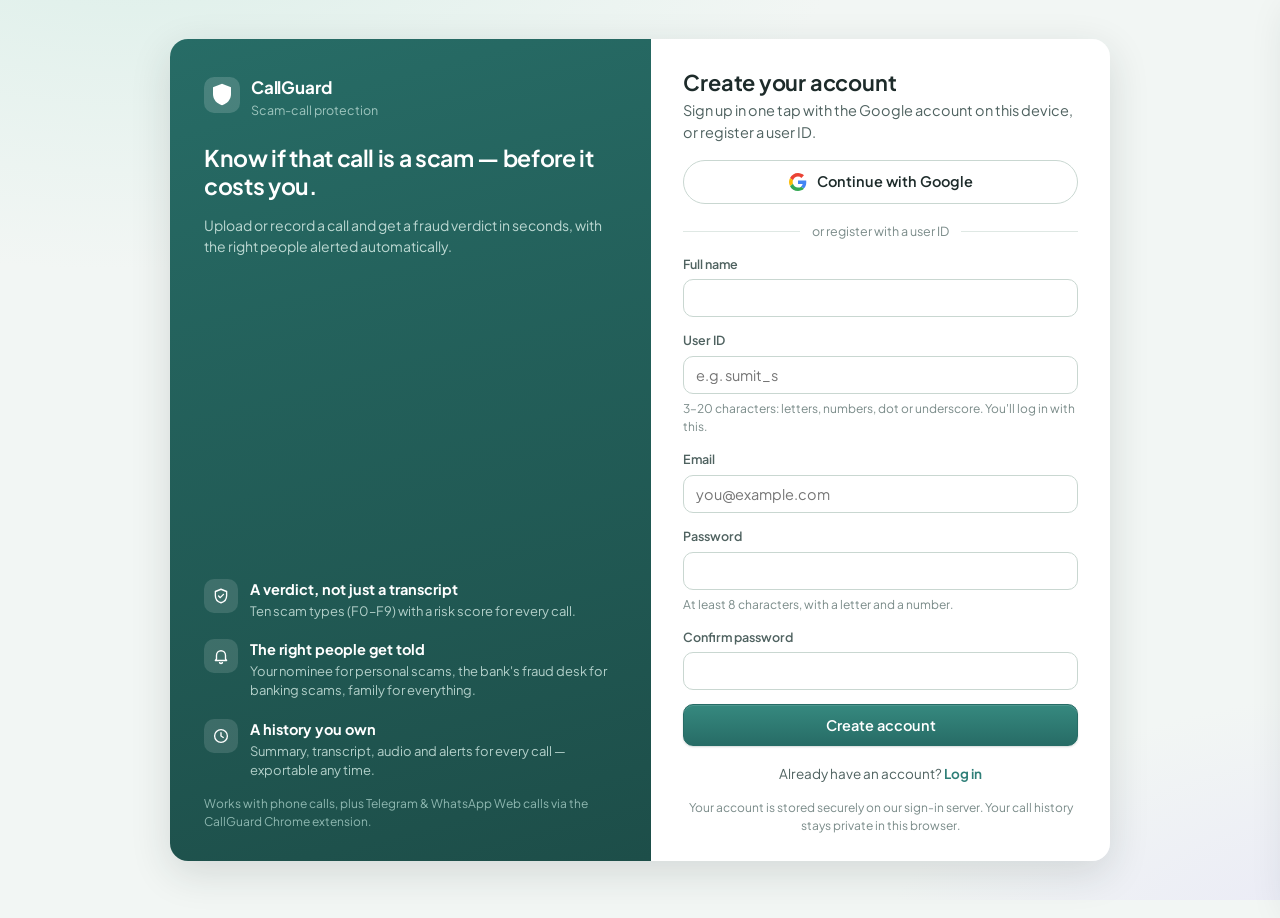
<file: docs/index.html>
<!doctype html>
<html lang="en">
<head>
<meta charset="utf-8">
<meta name="viewport" content="width=device-width, initial-scale=1">
<title>CallGuard Dashboard</title>
<meta name="description" content="CallGuard: scam-call detection as a service. Upload a call, get a fraud verdict, alert the right people, keep a searchable history.">
<link rel="icon" href="data:image/svg+xml,%3Csvg xmlns='http://www.w3.org/2000/svg' viewBox='0 0 32 32'%3E%3Crect width='32' height='32' rx='9' fill='%232f7f78'/%3E%3Cpath d='M16 6l8 3v6c0 5-3.4 8.6-8 10-4.6-1.4-8-5-8-10V9z' fill='%23e3f1ee'/%3E%3C/svg%3E">
<link rel="preconnect" href="https://fonts.googleapis.com">
<link rel="preconnect" href="https://fonts.gstatic.com" crossorigin>
<link href="https://fonts.googleapis.com/css2?family=Plus+Jakarta+Sans:wght@400;500;600;700&display=swap" rel="stylesheet">
<link rel="stylesheet" href="assets/styles.css?v=20261115022342">
</head>
<body>
<noscript><div style="padding:40px;text-align:center;font-family:sans-serif">CallGuard needs JavaScript. Please enable it and reload.</div></noscript>
<div id="bootFail" hidden style="min-height:100vh;display:flex;align-items:center;justify-content:center;padding:24px;font-family:system-ui,sans-serif;background:#f2f6f4">
  <div style="max-width:440px;background:#fff;border:1px solid #dfe8e4;border-radius:14px;padding:26px;box-shadow:0 12px 40px rgba(29,43,42,.12)">
    <h2 style="margin:0 0 8px;font-size:20px;color:#1d2b2a">CallGuard couldn't start</h2>
    <p style="color:#4f6260;margin:0 0 6px">Your browser may be using an old copy of the app, or it is blocking site storage (private mode or strict cookie settings).</p>
    <p id="bootFailMsg" style="color:#a32a2a;font-size:13px;margin:0 0 16px;word-break:break-word"></p>
    <button id="bootFailReload" style="height:40px;padding:0 16px;border-radius:10px;border:0;background:#2f7f78;color:#fff;font-weight:600;cursor:pointer">Reload latest version</button>
    <button id="bootFailReset" style="height:40px;padding:0 16px;border-radius:10px;border:1px solid #c9d7d1;background:#fff;font-weight:600;cursor:pointer;margin-left:8px">Log out &amp; reload</button>
  </div>
</div>
<script>
  /* Always run the newest version: if the server has a newer build than this page, reload once.
     Checked on load, every 5 minutes and when the tab comes back into view (a tab left open for days
     would otherwise keep running old code); never while a call is being analysed or recorded. */
  (function () {
    var BUILD = "20261115022342";
    function check() {
      try {
        fetch("version.json?t=" + Date.now(), { cache: "no-store" }).then(function (r) { return r.json(); }).then(function (j) {
          if (!j || !j.v || j.v === BUILD) return;
          if (typeof window.CG_BUSY === "function" && window.CG_BUSY()) return;   // try again next time
          var k = "cg.reloadedFor." + j.v;
          if (sessionStorage.getItem(k)) return;
          sessionStorage.setItem(k, "1");
          location.replace(location.pathname + "?v=" + j.v + location.hash);
        }).catch(function () {});
      } catch (e) {}
    }
    check();
    setInterval(check, 5 * 60 * 1000);
    document.addEventListener("visibilitychange", function () { if (!document.hidden) check(); });
  })();
</script>
<script>
  /* Safety net: if the app throws or never shows a screen, show a recovery card instead of a blank page. */
  (function () {
    function fail(msg) {
      var a = document.getElementById("auth"), b = document.getElementById("appRoot"), f = document.getElementById("bootFail");
      if (!f) return;
      if (a && !a.hidden) return; if (b && !b.hidden) return;
      f.hidden = false; document.getElementById("bootFailMsg").textContent = msg || "";
    }
    window.__cgFail = fail;
    window.addEventListener("error", function (e) { fail(e.message); });
    window.addEventListener("unhandledrejection", function (e) { fail(e.reason && e.reason.message ? e.reason.message : String(e.reason)); });
    window.addEventListener("load", function () { setTimeout(function () { fail("The app did not load."); }, 4000); });
    document.addEventListener("click", function (e) {
      if (e.target.id === "bootFailReload") location.replace(location.pathname + "?r=" + Date.now());
      if (e.target.id === "bootFailReset") { try { localStorage.removeItem("cg.session"); sessionStorage.removeItem("cg.session"); } catch (x) {} location.replace(location.pathname + "?r=" + Date.now()); }
    });
  })();
</script>
<div class="auth-wrap" id="auth" hidden></div>
<div class="app" id="appRoot" hidden>
  <aside class="sidebar" id="sidebar">
    <div class="brand">
      <span class="brand-mark" aria-hidden="true">
        <svg viewBox="0 0 32 32"><rect width="32" height="32" rx="9"/><path d="M16 6l8 3v6c0 5-3.4 8.6-8 10-4.6-1.4-8-5-8-10V9z"/></svg>
      </span>
      <div>
        <div class="brand-name">CallGuard</div>
        <div class="brand-sub" id="workspaceName">My workspace</div>
      </div>
    </div>
    <nav class="nav" id="nav">
      <a href="#/overview" data-route="overview"><svg><use href="#i-grid"/></svg>Overview</a>
      <a href="#/analyze" data-route="analyze"><svg><use href="#i-wave"/></svg>Analyze a call</a>
      <a href="#/history" data-route="history"><svg><use href="#i-clock"/></svg>Call history</a>
      <a href="#/alerts" data-route="alerts"><svg><use href="#i-bell"/></svg>Alerts <span class="nav-badge" id="alertBadge" hidden></span></a>
      <a href="#/contacts" data-route="contacts"><svg><use href="#i-users"/></svg>Contacts &amp; routing</a>
      <a href="#/plans" data-route="plans"><svg><use href="#i-card"/></svg>Plan &amp; usage</a>
      <a href="#/settings" data-route="settings"><svg><use href="#i-gear"/></svg>Settings</a>
    </nav>
    <div class="usage-mini" id="usageMini"></div>
    <div class="user-chip" id="userChip"></div>
  </aside>

  <div class="main">
    <header class="topbar">
      <button class="icon-btn menu-btn" id="menuBtn" aria-label="Open menu"><svg><use href="#i-menu"/></svg></button>
      <div class="topbar-title" id="pageTitle">Overview</div>
      <div class="topbar-right">
        <span class="mode-pill" id="modePill"></span>
        <a class="btn btn-primary btn-sm" href="#/analyze"><svg><use href="#i-plus"/></svg>New call</a>
      </div>
    </header>
    <main id="view" class="view" tabindex="-1"></main>
  </div>
</div>

<div class="drawer-backdrop" id="drawerBackdrop" hidden></div>
<aside class="drawer" id="drawer" aria-hidden="true" role="dialog" aria-label="Call details"></aside>
<div class="modal-backdrop" id="modal" hidden><div class="modal" role="dialog" aria-modal="true"></div></div>
<div class="toasts" id="toasts" aria-live="polite"></div>
<div class="tooltip" id="tooltip" role="tooltip" hidden></div>

<svg width="0" height="0" style="position:absolute" aria-hidden="true">
  <defs>
    <symbol id="i-grid" viewBox="0 0 24 24"><path d="M4 4h7v7H4zM13 4h7v7h-7zM4 13h7v7H4zM13 13h7v7h-7z" fill="none" stroke="currentColor" stroke-width="1.8" stroke-linejoin="round"/></symbol>
    <symbol id="i-wave" viewBox="0 0 24 24"><path d="M3 12h2M7 8v8M11 5v14M15 9v6M19 7v10M21 12h0" fill="none" stroke="currentColor" stroke-width="1.8" stroke-linecap="round"/></symbol>
    <symbol id="i-clock" viewBox="0 0 24 24"><circle cx="12" cy="12" r="8.5" fill="none" stroke="currentColor" stroke-width="1.8"/><path d="M12 7.5V12l3 2" fill="none" stroke="currentColor" stroke-width="1.8" stroke-linecap="round"/></symbol>
    <symbol id="i-bell" viewBox="0 0 24 24"><path d="M6 16V11a6 6 0 0112 0v5l1.5 2h-15zM10 20a2 2 0 004 0" fill="none" stroke="currentColor" stroke-width="1.8" stroke-linejoin="round"/></symbol>
    <symbol id="i-users" viewBox="0 0 24 24"><circle cx="9" cy="8.5" r="3.5" fill="none" stroke="currentColor" stroke-width="1.8"/><path d="M2.5 19.5c.8-3.4 3.4-5 6.5-5s5.7 1.6 6.5 5M16 5.2a3.4 3.4 0 010 6.6M18 14.8c1.8.7 3 2.3 3.5 4.7" fill="none" stroke="currentColor" stroke-width="1.8" stroke-linecap="round"/></symbol>
    <symbol id="i-card" viewBox="0 0 24 24"><rect x="3" y="5.5" width="18" height="13" rx="2.5" fill="none" stroke="currentColor" stroke-width="1.8"/><path d="M3 10h18M7 15h4" fill="none" stroke="currentColor" stroke-width="1.8" stroke-linecap="round"/></symbol>
    <symbol id="i-gear" viewBox="0 0 24 24"><circle cx="12" cy="12" r="3" fill="none" stroke="currentColor" stroke-width="1.8"/><path d="M12 2.8v2.4M12 18.8v2.4M2.8 12h2.4M18.8 12h2.4M5.5 5.5l1.7 1.7M16.8 16.8l1.7 1.7M5.5 18.5l1.7-1.7M16.8 7.2l1.7-1.7" fill="none" stroke="currentColor" stroke-width="1.8" stroke-linecap="round"/></symbol>
    <symbol id="i-menu" viewBox="0 0 24 24"><path d="M4 7h16M4 12h16M4 17h16" fill="none" stroke="currentColor" stroke-width="1.8" stroke-linecap="round"/></symbol>
    <symbol id="i-plus" viewBox="0 0 24 24"><path d="M12 5v14M5 12h14" fill="none" stroke="currentColor" stroke-width="2" stroke-linecap="round"/></symbol>
    <symbol id="i-upload" viewBox="0 0 24 24"><path d="M12 15V4M7.5 8.5L12 4l4.5 4.5M4 15v3.5A1.5 1.5 0 005.5 20h13a1.5 1.5 0 001.5-1.5V15" fill="none" stroke="currentColor" stroke-width="1.8" stroke-linecap="round" stroke-linejoin="round"/></symbol>
    <symbol id="i-mic" viewBox="0 0 24 24"><rect x="9" y="3" width="6" height="11" rx="3" fill="none" stroke="currentColor" stroke-width="1.8"/><path d="M5.5 11a6.5 6.5 0 0013 0M12 17.5V21" fill="none" stroke="currentColor" stroke-width="1.8" stroke-linecap="round"/></symbol>
    <symbol id="i-check" viewBox="0 0 24 24"><path d="M5 12.5l4.5 4.5L19 7.5" fill="none" stroke="currentColor" stroke-width="2.2" stroke-linecap="round" stroke-linejoin="round"/></symbol>
    <symbol id="i-alert" viewBox="0 0 24 24"><path d="M12 3.5l9.5 16.5h-19z" fill="none" stroke="currentColor" stroke-width="1.8" stroke-linejoin="round"/><path d="M12 10v4.5M12 17.2v.1" fill="none" stroke="currentColor" stroke-width="2" stroke-linecap="round"/></symbol>
    <symbol id="i-shield" viewBox="0 0 24 24"><path d="M12 3l7.5 3v5.5c0 4.6-3.2 8.2-7.5 9.5-4.3-1.3-7.5-4.9-7.5-9.5V6z" fill="none" stroke="currentColor" stroke-width="1.8" stroke-linejoin="round"/><path d="M8.8 12l2.2 2.2 4.3-4.4" fill="none" stroke="currentColor" stroke-width="1.8" stroke-linecap="round" stroke-linejoin="round"/></symbol>
    <symbol id="i-mail" viewBox="0 0 24 24"><rect x="3" y="5.5" width="18" height="13" rx="2.5" fill="none" stroke="currentColor" stroke-width="1.8"/><path d="M4 7.5l8 6 8-6" fill="none" stroke="currentColor" stroke-width="1.8" stroke-linejoin="round"/></symbol>
    <symbol id="i-x" viewBox="0 0 24 24"><path d="M6 6l12 12M18 6L6 18" fill="none" stroke="currentColor" stroke-width="2" stroke-linecap="round"/></symbol>
    <symbol id="i-folder" viewBox="0 0 24 24"><path d="M3.5 7.5A1.5 1.5 0 015 6h4.5l2 2.2H19a1.5 1.5 0 011.5 1.5v8.8A1.5 1.5 0 0119 20H5a1.5 1.5 0 01-1.5-1.5z" fill="none" stroke="currentColor" stroke-width="1.8" stroke-linejoin="round"/></symbol>
    <symbol id="i-download" viewBox="0 0 24 24"><path d="M12 4v11M7.5 10.5L12 15l4.5-4.5M4 17v1.5A1.5 1.5 0 005.5 20h13a1.5 1.5 0 001.5-1.5V17" fill="none" stroke="currentColor" stroke-width="1.8" stroke-linecap="round" stroke-linejoin="round"/></symbol>
    <symbol id="i-tag" viewBox="0 0 24 24"><path d="M3.5 12.2V4.5a1 1 0 011-1h7.7l8.3 8.3a1.5 1.5 0 010 2.1l-6.5 6.5a1.5 1.5 0 01-2.1 0z" fill="none" stroke="currentColor" stroke-width="1.8" stroke-linejoin="round"/><circle cx="8" cy="8" r="1.4" fill="currentColor"/></symbol>
    <symbol id="i-bank" viewBox="0 0 24 24"><path d="M3.5 9.5L12 4l8.5 5.5zM5.5 10v7M9.8 10v7M14.2 10v7M18.5 10v7M3.5 20h17" fill="none" stroke="currentColor" stroke-width="1.8" stroke-linecap="round" stroke-linejoin="round"/></symbol>
    <symbol id="i-logout" viewBox="0 0 24 24"><path d="M14 4.5H6.5A1.5 1.5 0 005 6v12a1.5 1.5 0 001.5 1.5H14M10 12h10M16.5 8.5L20 12l-3.5 3.5" fill="none" stroke="currentColor" stroke-width="1.8" stroke-linecap="round" stroke-linejoin="round"/></symbol>
    <symbol id="i-trash" viewBox="0 0 24 24"><path d="M4.5 7h15M9.5 7V4.8h5V7M6.5 7l1 13h9l1-13" fill="none" stroke="currentColor" stroke-width="1.8" stroke-linecap="round" stroke-linejoin="round"/></symbol>
    <symbol id="i-chev" viewBox="0 0 24 24"><path d="M6 9.5l6 6 6-6" fill="none" stroke="currentColor" stroke-width="1.8" stroke-linecap="round" stroke-linejoin="round"/></symbol>
  </defs>
</svg>
<script src="assets/config.js?v=20261115022342"></script>
<script src="assets/data.js?v=20261115022342"></script>
<script src="assets/app.js?v=20261115022342"></script>
</body>
</html>
</file>
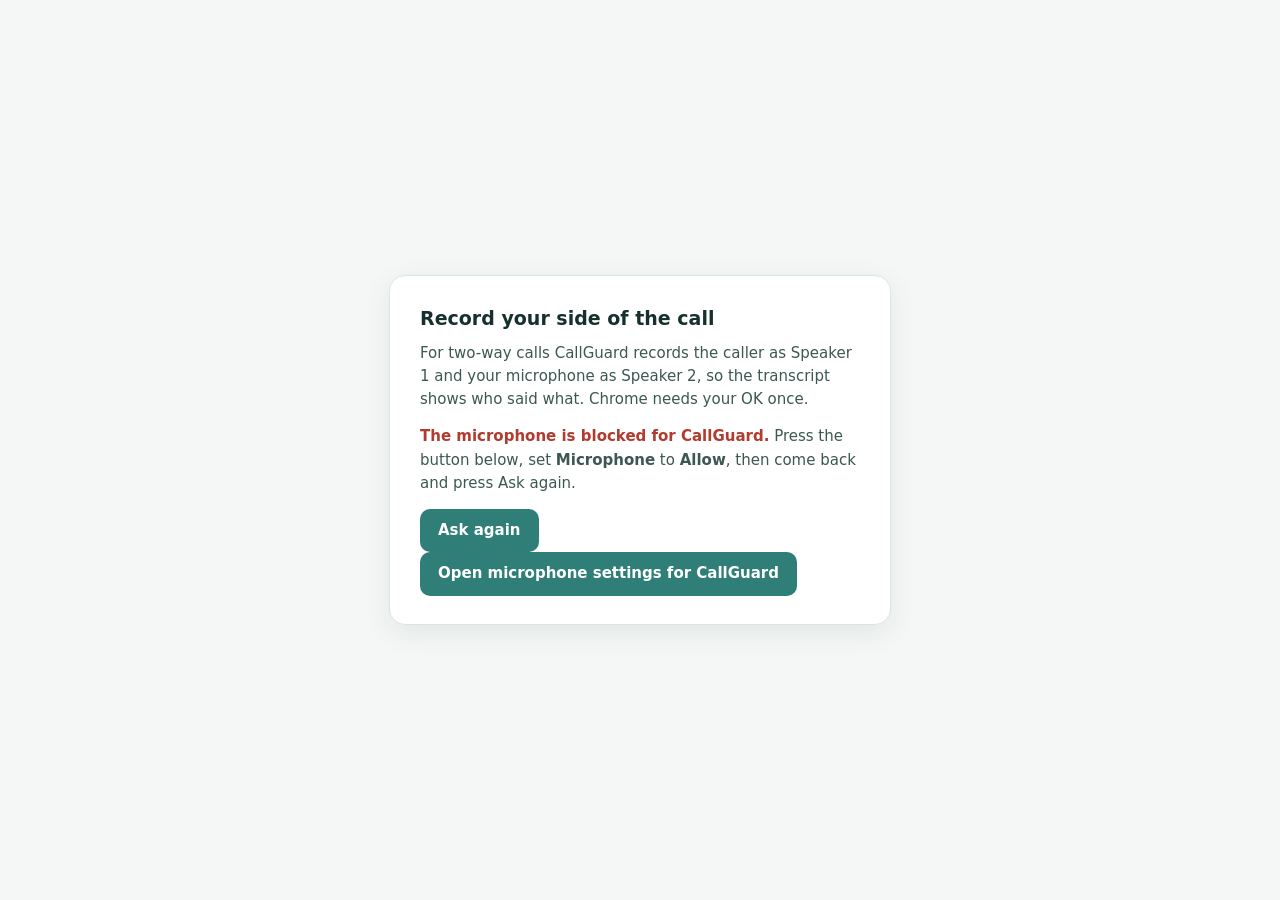
<file: extension/mic.html>
<!doctype html>
<html lang="en">
<head><meta charset="utf-8"><meta name="viewport" content="width=device-width,initial-scale=1"><title>CallGuard · Allow microphone</title>
<style>
  body{margin:0;font:15px/1.55 system-ui,-apple-system,Segoe UI,sans-serif;background:#f4f7f6;color:#16302d;display:grid;place-items:center;min-height:100vh}
  .card{background:#fff;border:1px solid #dbe6e3;border-radius:16px;padding:28px 30px;max-width:440px;box-shadow:0 8px 28px rgba(20,40,40,.08)}
  h1{font-size:19px;margin:0 0 8px} p{margin:0 0 14px;color:#3d5753}
  button{border:0;border-radius:10px;padding:10px 18px;background:#2f7f78;color:#fff;font:inherit;font-weight:600;cursor:pointer}
  .ok{color:#1f7a4d;font-weight:600} .bad{color:#b23a2e;font-weight:600}
</style></head>
<body>
<div class="card">
  <h1>Record your side of the call</h1>
  <p>For two-way calls CallGuard records the caller as Speaker 1 and your microphone as Speaker 2, so the transcript shows who said what. Chrome needs your OK once.</p>
  <p id="msg">Click <b>Allow</b> in Chrome's prompt. You are asked only once; after that CallGuard records your voice automatically on every call.</p>
  <button id="again" type="button" hidden>Ask again</button>
  <button id="settings" type="button" hidden>Open microphone settings for CallGuard</button>
</div>
<script src="mic.js"></script>
</body>
</html>
</file>
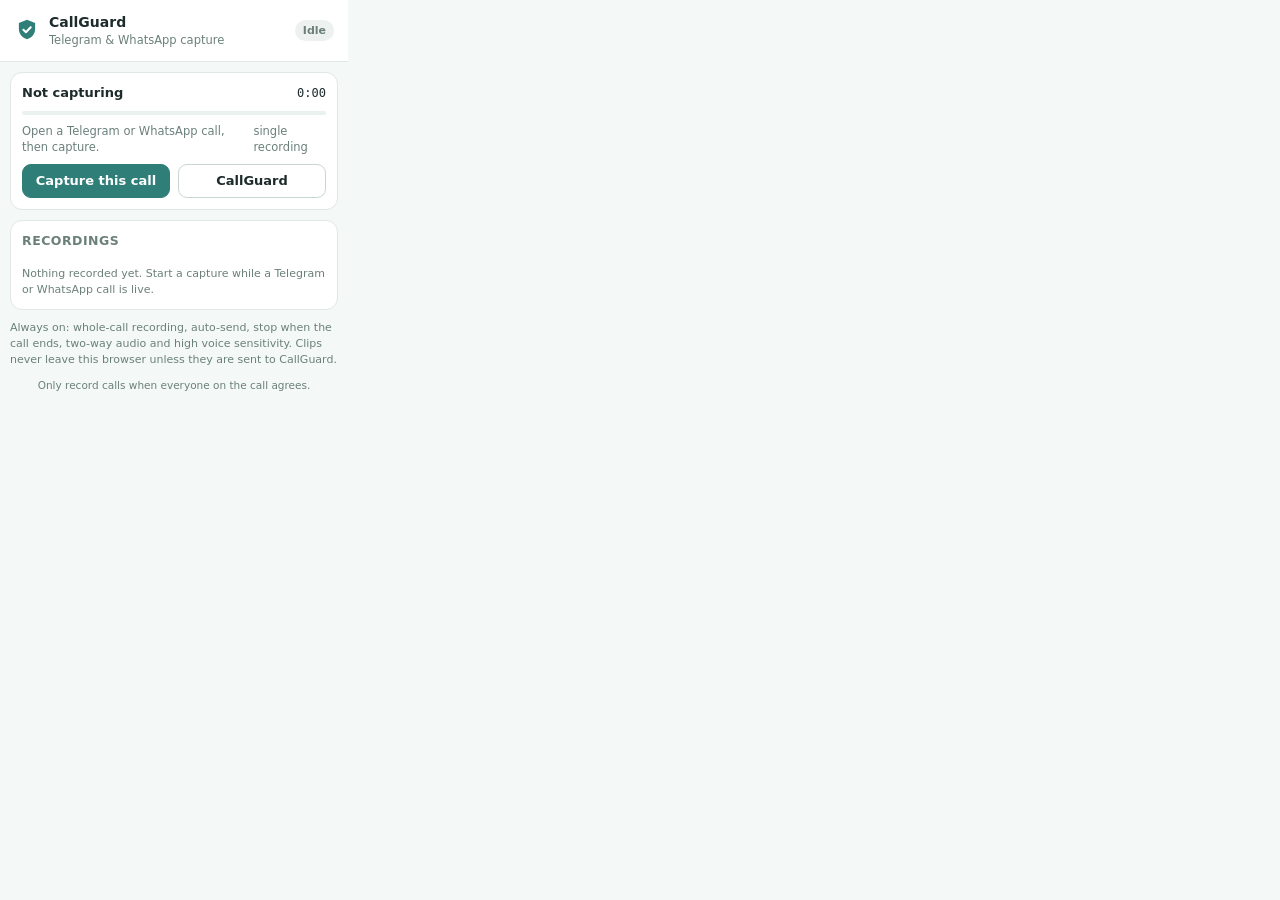
<file: extension/popup.html>
<!doctype html>
<html lang="en">
<head>
<meta charset="utf-8">
<title>CallGuard</title>
<link rel="stylesheet" href="popup.css">
</head>
<body>
<header>
  <span class="mark" aria-hidden="true">
    <svg viewBox="0 0 24 24"><path d="M12 2.5l7.5 3v5.6c0 4.6-3.2 8.2-7.5 9.4-4.3-1.2-7.5-4.8-7.5-9.4V5.5z" fill="#2f7f78"/><path d="M8.7 11.8l2.3 2.3 4.4-4.6" fill="none" stroke="#fff" stroke-width="1.9" stroke-linecap="round" stroke-linejoin="round"/></svg>
  </span>
  <div class="who">
    <div class="name">CallGuard</div>
    <div class="sub">Telegram &amp; WhatsApp capture</div>
  </div>
  <span class="pill" id="pill">Idle</span>
</header>

<main>
  <section class="card">
    <div class="row between"><b id="liveTitle">Not capturing</b><span class="mono" id="timer">0:00</span></div>
    <div class="meter"><span id="level"></span></div>
    <div class="row between sub"><span id="liveInfo">Open a Telegram or WhatsApp call, then capture.</span><span id="clipCount">single recording</span></div>
    <div class="row">
      <button class="btn primary" id="mainBtn">Capture this call</button>
      <button class="btn" id="dashBtn">CallGuard</button>
    </div>
    <p class="note err" id="note" hidden></p>
    <button class="link" id="micBtn" hidden>Allow microphone</button>
  </section>

  <section class="card">
    <div class="row between"><h2>Recordings</h2><button class="link" id="sendAll" hidden>Send unsent</button></div>
    <p class="note" id="unsentNote" hidden></p>
    <ul class="clips" id="clips"></ul>
    <p class="note" id="empty">Nothing recorded yet. Start a capture while a Telegram or WhatsApp call is live.</p>
  </section>

  <p class="note">Always on: whole-call recording, auto-send, stop when the call ends, two-way audio and high voice sensitivity. Clips never leave this browser unless they are sent to CallGuard.</p>
</main>

<footer>Only record calls when everyone on the call agrees.</footer>
<div class="toast" id="toast" hidden></div>

<script src="lib/core.js"></script>
<script src="store.js"></script>
<script src="popup.js"></script>
</body>
</html>
</file>
<file: docs/assets/styles.css>
/* CallGuard: calm light theme (sage + teal), soft surfaces, quiet borders. */
:root {
  color-scheme: light;
  --bg: #f2f6f4;
  --bg-tint: #e9f1ee;
  --surface: #ffffff;
  --surface-2: #f8fbfa;
  --border: #dfe8e4;
  --border-strong: #c9d7d1;
  --text: #1d2b2a;
  --text-2: #4f6260;
  --text-3: #7a8b89;
  --primary: #2f7f78;
  --primary-600: #276c66;
  --primary-soft: #e2f1ed;
  --primary-ring: rgba(47, 127, 120, .22);
  --lav: #6f6bc2;
  --lav-soft: #ecebf8;
  --sand-soft: #fbf3e4;

  /* status (fixed; always paired with icon + label) */
  --good: #0ca30c;   --good-ink: #0b6b2c;   --good-soft: #e3f5e6;
  --warning: #fab219; --warning-ink: #8a5a00; --warning-soft: #fdf1d6;
  --serious: #ec835a; --serious-ink: #9c4421; --serious-soft: #fce8df;
  --critical: #d03b3b; --critical-ink: #a32a2a; --critical-soft: #fbe4e4;

  /* chart series (validated reference palette, light) */
  --series-1: #2a78d6;
  --series-2: #eb6834;
  --grid: #e6ece9;

  --radius: 14px;
  --radius-sm: 10px;
  --shadow: 0 1px 2px rgba(29, 43, 42, .04), 0 4px 16px rgba(29, 43, 42, .05);
  --shadow-lg: 0 12px 40px rgba(29, 43, 42, .14);
  --font: "Plus Jakarta Sans", system-ui, -apple-system, "Segoe UI", sans-serif;
}

* { box-sizing: border-box; }
html, body { margin: 0; }
body {
  font-family: var(--font);
  font-size: 14.5px;
  line-height: 1.5;
  color: var(--text);
  background: var(--bg);
  -webkit-font-smoothing: antialiased;
}
svg { width: 18px; height: 18px; flex: none; }
a { color: var(--primary); }
button, input, select, textarea { font: inherit; color: inherit; }
h1, h2, h3, h4 { margin: 0; line-height: 1.25; font-weight: 650; letter-spacing: -.01em; }
.muted { color: var(--text-2); }
.faint { color: var(--text-3); }
.mono { font-family: ui-monospace, "SF Mono", Menlo, monospace; font-size: .92em; }
.nowrap { white-space: nowrap; }
[hidden] { display: none !important; }

/* ---------- layout ---------- */
.app { display: grid; grid-template-columns: 252px 1fr; min-height: 100vh; }
.sidebar {
  background: var(--surface);
  border-right: 1px solid var(--border);
  padding: 20px 14px;
  display: flex; flex-direction: column; gap: 18px;
  position: sticky; top: 0; height: 100vh;
}
.brand { display: flex; align-items: center; gap: 11px; padding: 4px 8px 10px; }
.brand-mark svg { width: 36px; height: 36px; }
.brand-mark rect { fill: var(--primary); }
.brand-mark path { fill: var(--primary-soft); }
.brand-name { font-weight: 700; font-size: 17px; letter-spacing: -.01em; }
.brand-sub { font-size: 12.5px; color: var(--text-3); max-width: 160px; overflow: hidden; text-overflow: ellipsis; white-space: nowrap; }
.nav { display: flex; flex-direction: column; gap: 2px; }
.nav a {
  display: flex; align-items: center; gap: 11px;
  padding: 9px 12px; border-radius: 10px;
  color: var(--text-2); text-decoration: none; font-weight: 550;
  transition: background .15s, color .15s;
}
.nav a:hover { background: var(--surface-2); color: var(--text); }
.nav a.active { background: var(--primary-soft); color: var(--primary-600); }
.nav-badge {
  margin-left: auto; min-width: 20px; padding: 0 6px; height: 20px; border-radius: 10px;
  background: var(--critical-soft); color: var(--critical-ink); font-size: 11.5px; font-weight: 700;
  display: inline-flex; align-items: center; justify-content: center;
}
.usage-mini { margin-top: auto; padding: 14px; border-radius: var(--radius-sm); background: var(--bg-tint); font-size: 12.5px; }
.usage-mini b { font-weight: 650; }

.main { min-width: 0; display: flex; flex-direction: column; }
.topbar {
  position: sticky; top: 0; z-index: 5;
  display: flex; align-items: center; gap: 14px;
  padding: 14px 28px;
  background: rgba(242, 246, 244, .86);
  backdrop-filter: blur(10px);
  border-bottom: 1px solid transparent;
}
.topbar-title { font-size: 19px; font-weight: 680; letter-spacing: -.015em; }
.topbar-right { margin-left: auto; display: flex; align-items: center; gap: 10px; }
.icon-btn.menu-btn { display: none; }
.view { padding: 8px 28px 48px; outline: none; max-width: 1320px; width: 100%; }

/* ---------- primitives ---------- */
.card { background: var(--surface); border: 1px solid var(--border); border-radius: var(--radius); box-shadow: var(--shadow); }
.card-pad { padding: 20px 22px; }
.card-head { display: flex; align-items: center; gap: 10px; padding: 16px 22px 0; }
.card-head h3 { font-size: 15.5px; }
.card-head .sub { color: var(--text-3); font-size: 12.5px; }
.card-head .right { margin-left: auto; display: flex; gap: 8px; align-items: center; }
.grid { display: grid; gap: 18px; }
.g-2 { grid-template-columns: repeat(2, minmax(0, 1fr)); }
.g-3 { grid-template-columns: repeat(3, minmax(0, 1fr)); }
.g-4 { grid-template-columns: repeat(4, minmax(0, 1fr)); }
.g-main { grid-template-columns: minmax(0, 1.65fr) minmax(0, 1fr); }
.stack { display: flex; flex-direction: column; gap: 18px; }
.row { display: flex; align-items: center; gap: 10px; flex-wrap: wrap; }
.spacer { flex: 1; }
.section-intro { color: var(--text-2); margin: 2px 0 18px; max-width: 760px; }

.btn {
  display: inline-flex; align-items: center; justify-content: center; gap: 7px;
  height: 38px; padding: 0 15px; border-radius: 10px;
  border: 1px solid var(--border-strong); background: var(--surface);
  font-weight: 600; cursor: pointer; text-decoration: none; color: var(--text);
  transition: background .15s, border-color .15s, box-shadow .15s, transform .05s;
}
.btn:hover { background: var(--surface-2); border-color: var(--text-3); }
.btn:active { transform: translateY(1px); }
.btn:focus-visible, .input:focus-visible, .chip-toggle:focus-visible { outline: none; box-shadow: 0 0 0 4px var(--primary-ring); }
.btn-primary { background: linear-gradient(180deg, #36897f, var(--primary-600)); border-color: var(--primary-600); color: #fff; box-shadow: 0 1px 2px rgba(29, 63, 60, .2), inset 0 1px 0 rgba(255, 255, 255, .12); }
.btn-primary:hover { background: linear-gradient(180deg, #2f7f76, #215c57); border-color: #215c57; }
.btn-soft { background: var(--primary-soft); border-color: transparent; color: var(--primary-600); }
.btn-soft:hover { background: #d3e9e3; border-color: transparent; }
.btn-ghost { background: transparent; border-color: transparent; color: var(--text-2); }
.btn-ghost:hover { background: var(--bg-tint); border-color: transparent; }
.btn-danger { color: var(--critical-ink); }
.btn-sm { height: 32px; padding: 0 11px; font-size: 13px; border-radius: 9px; }
.btn[disabled] { opacity: .5; cursor: not-allowed; }
.icon-btn { width: 36px; height: 36px; border-radius: 10px; border: 1px solid var(--border); background: var(--surface); display: inline-flex; align-items: center; justify-content: center; cursor: pointer; color: var(--text-2); }
.icon-btn:hover { background: var(--surface-2); }

.field { display: flex; flex-direction: column; gap: 6px; min-width: 0; }
.field label, .lbl { font-size: 12.5px; font-weight: 600; color: var(--text-2); }
.field .hint { font-size: 12px; color: var(--text-3); }
.input, select.input, textarea.input {
  height: 38px; padding: 0 12px; border-radius: 10px;
  border: 1px solid var(--border-strong); background: var(--surface);
  transition: border-color .15s, box-shadow .15s; min-width: 0; width: 100%;
}
textarea.input { height: auto; min-height: 90px; padding: 10px 12px; resize: vertical; }
.input:hover { border-color: var(--text-3); }
.input:focus { border-color: var(--primary); box-shadow: 0 0 0 4px var(--primary-ring); outline: none; }
.form-grid { display: grid; grid-template-columns: repeat(2, minmax(0, 1fr)); gap: 14px 16px; }
.form-grid .full { grid-column: 1 / -1; }

.seg { display: inline-flex; padding: 3px; border-radius: 11px; background: var(--bg-tint); gap: 2px; }
.seg button { border: 0; background: transparent; padding: 6px 13px; border-radius: 8px; font-weight: 600; font-size: 13px; color: var(--text-2); cursor: pointer; }
.seg button.on { background: var(--surface); color: var(--text); box-shadow: 0 1px 3px rgba(0,0,0,.08); }

/* chips & badges */
.chip {
  display: inline-flex; align-items: center; gap: 5px;
  height: 24px; padding: 0 9px; border-radius: 999px;
  font-size: 12px; font-weight: 600; white-space: nowrap;
  background: var(--bg-tint); color: var(--text-2);
}
.chip svg { width: 13px; height: 13px; }
.chip .x { cursor: pointer; opacity: .6; display: inline-flex; }
.chip .x:hover { opacity: 1; }
.chip-cat { background: var(--lav-soft); color: #4b47a0; }
.chip-cat.safe { background: var(--good-soft); color: var(--good-ink); }
.chip-label { background: var(--surface-2); border: 1px solid var(--border); color: var(--text-2); }
.chip-user { background: var(--sand-soft); color: #7a5a1c; }
.status { display: inline-flex; align-items: center; gap: 6px; font-weight: 650; font-size: 12.5px; padding: 3px 9px 3px 7px; border-radius: 999px; white-space: nowrap; }
.status svg { width: 14px; height: 14px; }
.status.good { background: var(--good-soft); color: var(--good-ink); }
.status.warning { background: var(--warning-soft); color: var(--warning-ink); }
.status.serious { background: var(--serious-soft); color: var(--serious-ink); }
.status.critical { background: var(--critical-soft); color: var(--critical-ink); }
.dot { width: 8px; height: 8px; border-radius: 50%; display: inline-block; flex: none; }
.chip-toggle {
  border: 1px solid var(--border-strong); background: var(--surface); border-radius: 999px;
  padding: 4px 11px; font-size: 12.5px; font-weight: 600; color: var(--text-2); cursor: pointer;
}
.chip-toggle.on { background: var(--primary-soft); border-color: var(--primary); color: var(--primary-600); }
.mode-pill { font-size: 12.5px; font-weight: 650; padding: 5px 11px; border-radius: 999px; background: var(--lav-soft); color: #4b47a0; display: inline-flex; gap: 6px; align-items: center; }
.mode-pill.live { background: var(--good-soft); color: var(--good-ink); }

/* KPI tiles */
.kpi { padding: 18px 20px; }
.kpi .k-label { font-size: 12.5px; color: var(--text-2); font-weight: 600; display: flex; align-items: center; gap: 7px; }
.kpi .k-value { font-size: 30px; font-weight: 700; letter-spacing: -.02em; margin-top: 6px; font-variant-numeric: tabular-nums; }
.kpi .k-foot { font-size: 12.5px; color: var(--text-3); margin-top: 2px; }
.kpi .k-icon { width: 30px; height: 30px; border-radius: 9px; display: inline-flex; align-items: center; justify-content: center; background: var(--primary-soft); color: var(--primary-600); }
.kpi .k-icon svg { width: 16px; height: 16px; }
.meter { height: 8px; border-radius: 99px; background: var(--bg-tint); overflow: hidden; margin-top: 10px; }
.meter > span { display: block; height: 100%; border-radius: 99px; background: var(--primary); }

/* charts */
.chart { position: relative; padding: 8px 18px 16px; }
.chart svg { width: 100%; height: auto; display: block; overflow: visible; }
.chart .axis text { fill: var(--text-3); font-size: 11px; font-family: var(--font); }
.chart .gridline { stroke: var(--grid); stroke-width: 1; }
.legend { display: flex; gap: 16px; padding: 0 22px; font-size: 12.5px; color: var(--text-2); flex-wrap: wrap; }
.legend span { display: inline-flex; align-items: center; gap: 7px; }
.legend i { width: 14px; height: 3px; border-radius: 2px; display: inline-block; }
.tooltip {
  position: fixed; z-index: 60; pointer-events: none;
  background: var(--text); color: #fff; padding: 8px 11px; border-radius: 9px;
  font-size: 12.5px; box-shadow: var(--shadow-lg); max-width: 260px;
}
.tooltip .t-row { display: flex; align-items: center; gap: 7px; }
.tooltip .t-row b { margin-left: auto; padding-left: 12px; font-variant-numeric: tabular-nums; }
.tooltip i { width: 10px; height: 3px; border-radius: 2px; display: inline-block; }
.empty { text-align: center; padding: 40px 20px; color: var(--text-3); }
.empty svg { width: 36px; height: 36px; color: var(--border-strong); margin-bottom: 6px; }

/* lists */
.list { list-style: none; margin: 0; padding: 6px 0; }
.list li { display: flex; gap: 12px; align-items: flex-start; padding: 12px 22px; border-top: 1px solid var(--border); cursor: pointer; }
.list li:first-child { border-top: 0; }
.list li:hover { background: var(--surface-2); }
.list .l-icon { width: 34px; height: 34px; border-radius: 10px; display: inline-flex; align-items: center; justify-content: center; flex: none; }
.list .l-main { min-width: 0; flex: 1; }
.list .l-title { font-weight: 620; }
.list .l-sub { color: var(--text-2); font-size: 13px; overflow: hidden; text-overflow: ellipsis; display: -webkit-box; -webkit-line-clamp: 2; -webkit-box-orient: vertical; }
.list .l-meta { font-size: 12px; color: var(--text-3); white-space: nowrap; }

/* table */
.table-wrap { overflow-x: auto; }
table.tbl { width: 100%; border-collapse: collapse; font-size: 13.5px; }
.tbl th { text-align: left; font-size: 12px; color: var(--text-3); font-weight: 650; text-transform: uppercase; letter-spacing: .04em; padding: 11px 14px; border-bottom: 1px solid var(--border); white-space: nowrap; background: var(--surface-2); position: sticky; top: 0; }
.tbl td { padding: 12px 14px; border-bottom: 1px solid var(--border); vertical-align: middle; }
.tbl tbody tr { cursor: pointer; transition: background .12s; }
.tbl tbody tr:hover { background: var(--surface-2); }
.tbl td.num { font-variant-numeric: tabular-nums; text-align: right; }
.tbl .labels { display: flex; gap: 4px; flex-wrap: nowrap; }

/* filters */
.filters { padding: 16px 18px; display: grid; gap: 12px; }
.filters .f-row { display: grid; grid-template-columns: 2fr repeat(5, minmax(0, 1fr)); gap: 10px; align-items: end; }
.filters .f-types { display: flex; flex-wrap: wrap; gap: 6px; align-items: center; }
.result-bar { display: flex; align-items: center; gap: 10px; padding: 12px 18px; border-top: 1px solid var(--border); flex-wrap: wrap; }

/* analyze */
.dropzone { display: block;
  border: 2px dashed var(--border-strong); border-radius: var(--radius);
  background: var(--surface-2); padding: 34px 20px; text-align: center; cursor: pointer;
  transition: border-color .15s, background .15s;
}
.dropzone:hover, .dropzone.over { border-color: var(--primary); background: var(--primary-soft); }
.dropzone .dz-icon { width: 54px; height: 54px; border-radius: 16px; background: var(--surface); display: inline-flex; align-items: center; justify-content: center; color: var(--primary); box-shadow: var(--shadow); margin-bottom: 10px; }
.dropzone .dz-icon svg { width: 26px; height: 26px; }
.dropzone h3 { font-size: 16px; margin-bottom: 4px; }
.file-pill { display: flex; align-items: center; gap: 12px; padding: 12px 14px; border-radius: 12px; border: 1px solid var(--border); background: var(--surface); }
.file-pill audio { flex: 1; min-width: 0; height: 36px; }
.rec-dot { width: 10px; height: 10px; border-radius: 50%; background: var(--critical); animation: pulse 1.2s infinite; }
@keyframes pulse { 50% { opacity: .3; } }

.steps { list-style: none; margin: 0; padding: 4px 0; }
.steps li { display: flex; gap: 14px; padding: 10px 0; position: relative; }
.steps li:not(:last-child)::after { content: ""; position: absolute; left: 14px; top: 40px; bottom: -6px; width: 2px; background: var(--border); }
.steps li.done:not(:last-child)::after { background: var(--primary); }
.steps .s-dot { width: 30px; height: 30px; border-radius: 50%; border: 2px solid var(--border-strong); background: var(--surface); display: inline-flex; align-items: center; justify-content: center; flex: none; color: var(--text-3); font-size: 12px; font-weight: 700; }
.steps li.active .s-dot { border-color: var(--primary); color: var(--primary); box-shadow: 0 0 0 5px var(--primary-ring); }
.steps li.done .s-dot { background: var(--primary); border-color: var(--primary); color: #fff; }
.steps li.error .s-dot { background: var(--critical-soft); border-color: var(--critical); color: var(--critical-ink); }
.steps .s-title { font-weight: 620; }
.steps .s-sub { font-size: 12.5px; color: var(--text-3); }
.spin { width: 14px; height: 14px; border: 2px solid var(--primary-ring); border-top-color: var(--primary); border-radius: 50%; animation: spin .8s linear infinite; }
@keyframes spin { to { transform: rotate(360deg); } }

.verdict { border-radius: var(--radius); padding: 20px 22px; display: flex; gap: 16px; align-items: flex-start; }
.verdict.safe { background: linear-gradient(135deg, #e6f5ec, #f3faf6); border: 1px solid #c8e8d3; }
.verdict.fraud { background: linear-gradient(135deg, #fdeaea, #fff6f3); border: 1px solid #f3cccc; }
.verdict .v-icon { width: 46px; height: 46px; border-radius: 14px; display: inline-flex; align-items: center; justify-content: center; flex: none; background: var(--surface); box-shadow: var(--shadow); }
.verdict.safe .v-icon { color: var(--good-ink); }
.verdict.fraud .v-icon { color: var(--critical-ink); }
.verdict .v-icon svg { width: 24px; height: 24px; }
.verdict h2 { font-size: 20px; }
.kv { display: grid; grid-template-columns: repeat(4, minmax(0, 1fr)); gap: 12px; }
.kv div { background: var(--surface-2); border: 1px solid var(--border); border-radius: 11px; padding: 10px 12px; min-width: 0; }
.kv dt { font-size: 11.5px; color: var(--text-3); font-weight: 650; text-transform: uppercase; letter-spacing: .04em; }
.kv dd { margin: 3px 0 0; font-weight: 620; overflow: hidden; text-overflow: ellipsis; white-space: nowrap; }
.quote { background: var(--surface-2); border: 1px solid var(--border); border-radius: 12px; padding: 14px 16px; white-space: pre-wrap; color: var(--text-2); max-height: 260px; overflow: auto; font-size: 13.5px; }
.summary { background: var(--primary-soft); border-radius: 12px; padding: 14px 16px; color: #1f4d49; }
.conf { display: flex; align-items: center; gap: 8px; }
.conf .bar { flex: 1; height: 6px; border-radius: 99px; background: var(--bg-tint); overflow: hidden; min-width: 50px; }
.conf .bar span { display: block; height: 100%; background: var(--primary); border-radius: 99px; }

.notif { display: flex; gap: 12px; align-items: center; padding: 11px 0; border-top: 1px solid var(--border); }
.notif:first-child { border-top: 0; }
.notif .n-icon { width: 32px; height: 32px; border-radius: 10px; background: var(--bg-tint); display: inline-flex; align-items: center; justify-content: center; color: var(--text-2); flex: none; }
.notif .n-main { flex: 1; min-width: 0; }
.notif .n-title { font-weight: 620; font-size: 13.5px; }
.notif .n-sub { font-size: 12.5px; color: var(--text-3); overflow: hidden; text-overflow: ellipsis; white-space: nowrap; }

/* contacts */
.contact-card { padding: 18px 20px; }
.contact-card .c-head { display: flex; align-items: center; gap: 12px; margin-bottom: 14px; }
.contact-card .c-icon { width: 38px; height: 38px; border-radius: 12px; display: inline-flex; align-items: center; justify-content: center; background: var(--primary-soft); color: var(--primary-600); }
.contact-card .c-icon.lav { background: var(--lav-soft); color: #4b47a0; }
.contact-card .c-icon.sand { background: var(--sand-soft); color: #7a5a1c; }
.contact-card .c-icon.rose { background: var(--critical-soft); color: var(--critical-ink); }
.rules { width: 100%; border-collapse: collapse; font-size: 13.5px; }
.rules td, .rules th { padding: 10px 12px; border-bottom: 1px solid var(--border); text-align: left; vertical-align: top; }
.rules th { font-size: 12px; color: var(--text-3); text-transform: uppercase; letter-spacing: .04em; }
.person { display: flex; align-items: center; gap: 10px; padding: 10px 12px; border: 1px solid var(--border); border-radius: 11px; background: var(--surface-2); }
.avatar { width: 32px; height: 32px; border-radius: 50%; background: var(--lav-soft); color: #4b47a0; display: inline-flex; align-items: center; justify-content: center; font-weight: 700; font-size: 12.5px; flex: none; }

/* plans */
.plan { padding: 22px; display: flex; flex-direction: column; gap: 12px; position: relative; }
.plan.current { border-color: var(--primary); box-shadow: 0 0 0 3px var(--primary-ring), var(--shadow); }
.plan .price { font-size: 32px; font-weight: 700; letter-spacing: -.02em; }
.plan .price small { font-size: 14px; color: var(--text-3); font-weight: 500; }
.plan ul { margin: 0; padding: 0; list-style: none; display: grid; gap: 8px; }
.plan li { display: flex; gap: 8px; color: var(--text-2); }
.plan li svg { color: var(--primary); width: 16px; height: 16px; margin-top: 2px; }
.plan .tagline { color: var(--text-3); font-size: 13px; }
.ribbon { position: absolute; top: 16px; right: 16px; }

/* drawer + modal + toasts */
.drawer-backdrop, .modal-backdrop { position: fixed; inset: 0; background: rgba(29, 43, 42, .28); z-index: 40; backdrop-filter: blur(2px); }
.drawer {
  position: fixed; top: 0; right: 0; bottom: 0; z-index: 41;
  width: min(640px, 100vw); background: var(--bg); box-shadow: var(--shadow-lg);
  transform: translateX(102%); transition: transform .25s ease; overflow-y: auto;
}
.drawer.open { transform: none; }
.drawer-head { position: sticky; top: 0; z-index: 2; display: flex; align-items: center; gap: 10px; padding: 16px 22px; background: var(--surface); border-bottom: 1px solid var(--border); }
.drawer-body { padding: 18px 22px 40px; display: flex; flex-direction: column; gap: 16px; }
.modal-backdrop { display: flex; align-items: center; justify-content: center; padding: 16px; z-index: 50; }
.modal { background: var(--surface); border-radius: 16px; box-shadow: var(--shadow-lg); width: min(460px, 100%); padding: 22px; }
.modal h3 { margin-bottom: 8px; }
.modal .actions { display: flex; justify-content: flex-end; gap: 8px; margin-top: 18px; }
.toasts { position: fixed; bottom: 20px; right: 20px; z-index: 70; display: flex; flex-direction: column; gap: 8px; }
.toast { background: var(--text); color: #fff; padding: 11px 15px; border-radius: 11px; box-shadow: var(--shadow-lg); font-size: 13.5px; max-width: 360px; display: flex; gap: 9px; align-items: center; animation: rise .2s ease; }
.toast svg { width: 16px; height: 16px; }
@keyframes rise { from { transform: translateY(8px); opacity: 0; } }

.banner { display: flex; gap: 12px; align-items: flex-start; padding: 13px 16px; border-radius: 12px; background: var(--lav-soft); color: #3f3b8a; font-size: 13.5px; }
.banner.warn { background: var(--warning-soft); color: var(--warning-ink); }
.banner svg { margin-top: 1px; }

/* ---------- responsive ---------- */
@media (max-width: 1100px) {
  .g-4 { grid-template-columns: repeat(2, minmax(0, 1fr)); }
  .g-main { grid-template-columns: 1fr; }
  .filters .f-row { grid-template-columns: repeat(3, minmax(0, 1fr)); }
  .filters .f-row .f-search { grid-column: 1 / -1; }
  .kv { grid-template-columns: repeat(2, minmax(0, 1fr)); }
}
@media (max-width: 820px) {
  .app { grid-template-columns: 1fr; }
  .sidebar { position: fixed; left: 0; z-index: 45; width: 260px; transform: translateX(-105%); transition: transform .25s; box-shadow: var(--shadow-lg); }
  .sidebar.open { transform: none; }
  .icon-btn.menu-btn { display: inline-flex; }
  .topbar { padding: 12px 16px; }
  .view { padding: 6px 16px 40px; }
  .g-2, .g-3, .form-grid { grid-template-columns: 1fr; }
  .filters .f-row { grid-template-columns: repeat(2, minmax(0, 1fr)); }
  .topbar-right .btn span.lbl-long { display: none; }
}
@media (max-width: 520px) {
  .g-4 { grid-template-columns: 1fr; }
  .kv { grid-template-columns: 1fr 1fr; }
  .mode-pill { display: none; }
}

/* ---------- auth ---------- */
.auth-wrap {
  min-height: 100vh; display: flex; align-items: center; justify-content: center; padding: 32px 16px;
  background: radial-gradient(1200px 600px at 10% -10%, #dcefe9 0%, transparent 60%),
              radial-gradient(900px 500px at 110% 110%, #e7e6f7 0%, transparent 60%), var(--bg);
}
.auth-card { width: min(440px, 100%); padding: 30px 30px 24px; box-shadow: var(--shadow-lg); }
.auth-card h2 { font-size: 22px; }
.auth-switch { text-align: center; margin-top: 18px; color: var(--text-2); font-size: 13.5px; }
.auth-switch a { font-weight: 650; text-decoration: none; }
.user-chip { display: flex; align-items: center; gap: 10px; padding: 10px; border: 1px solid var(--border); border-radius: var(--radius-sm); }
.user-chip .icon-btn { width: 32px; height: 32px; }
.usage-mini + .user-chip { margin-top: -6px; }
.auth-seg { display: flex; width: 100%; }
.auth-seg button { flex: 1; display: inline-flex; align-items: center; justify-content: center; gap: 7px; padding: 8px 10px; }
.auth-seg svg { width: 16px; height: 16px; }
.g-box { display: flex; justify-content: center; min-height: 44px; align-items: center; }
.g-box > div { width: 100%; display: flex; justify-content: center; }
.g-btn { width: 100%; height: 44px; border-radius: 999px; gap: 10px; }
.g-loading { display: flex; align-items: center; gap: 8px; color: var(--text-3); font-size: 13px; }
.or { display: flex; align-items: center; gap: 12px; color: var(--text-3); font-size: 12.5px; margin: 18px 0 14px; }
.or::before, .or::after { content: ""; flex: 1; height: 1px; background: var(--border); }
img.avatar { object-fit: cover; }
.err-card { border-color: #f3cccc; background: linear-gradient(135deg, #fdf0f0, #fffafa); }
.err-icon { width: 42px; height: 42px; border-radius: 12px; display: inline-flex; align-items: center; justify-content: center; background: #fff; color: var(--critical-ink); box-shadow: var(--shadow); flex: none; }

/* recording indicator, visible on every page while the microphone is on */
.rec-bar{position:fixed;left:50%;bottom:18px;transform:translateX(-50%);z-index:60;display:flex;align-items:center;gap:12px;
  padding:9px 10px 9px 16px;border-radius:999px;background:var(--surface);border:1px solid var(--border);box-shadow:0 8px 28px rgba(20,40,40,.16);font-size:13.5px}
.rec-bar a{color:var(--primary-600);font-weight:600;text-decoration:none}
.rec-bar button{display:inline-flex;align-items:center;gap:6px;border:0;border-radius:999px;padding:6px 12px;background:#d94b3d;color:#fff;font:inherit;font-weight:600;cursor:pointer}
.rec-bar button svg{width:14px;height:14px}
@media (max-width:640px){.rec-bar{bottom:12px;width:calc(100% - 32px);justify-content:space-between}}

/* call source chips */
.chip.ch-whatsapp{background:#e3f6ea;color:#17703f;border-color:#bfe8cf}
.chip.ch-telegram{background:#e4f1fb;color:#1f6aa8;border-color:#c2def4}

/* ---------- UI polish: motion, hover, scrollbars ---------- */
::-webkit-scrollbar { width: 11px; height: 11px; }
::-webkit-scrollbar-track { background: transparent; }
::-webkit-scrollbar-thumb { background: var(--border-strong); border-radius: 99px; border: 3px solid var(--bg); }
::-webkit-scrollbar-thumb:hover { background: var(--text-3); }

@keyframes view-in { from { opacity: 0; transform: translateY(8px); } }
.view > * { animation: view-in .28s ease backwards; }
.view > :nth-child(2) { animation-delay: 45ms; }
.view > :nth-child(3) { animation-delay: 80ms; }
.view > :nth-child(n+4) { animation-delay: 110ms; }
@media (prefers-reduced-motion: reduce) { .view > * { animation: none; } }

.nav a { position: relative; }
.nav a.active::before { content: ""; position: absolute; left: -14px; top: 9px; bottom: 9px; width: 3px; border-radius: 99px; background: var(--primary); }

.kpi, .plan { transition: transform .15s ease, box-shadow .15s ease, border-color .15s ease; }
.kpi.k-link { cursor: pointer; }
.kpi.k-link:hover { border-color: var(--primary); box-shadow: 0 0 0 3px var(--primary-ring), var(--shadow); transform: translateY(-1px); }
.plan:hover { transform: translateY(-2px); box-shadow: 0 10px 28px rgba(29, 43, 42, .1); border-color: var(--border-strong); }
.plan.current:hover { border-color: var(--primary); }

.toast.alert { background: #b23c3c; }

/* history: advanced filters behind a toggle */
#advToggle svg { width: 15px; height: 15px; }
#advToggle .chip { height: 19px; padding: 0 7px; font-size: 11px; margin-left: 2px; }
.adv { padding: 2px 0 6px; }
.filters .fr-top { grid-template-columns: 2fr minmax(0, 1fr) minmax(0, 1fr) minmax(0, 1.15fr); }
.filters .fr-adv1 { grid-template-columns: repeat(3, minmax(0, 1fr)); }
.filters .fr-adv2 { grid-template-columns: repeat(4, minmax(0, 1fr)); }
@media (max-width: 1100px) {
  .filters .fr-top { grid-template-columns: repeat(2, minmax(0, 1fr)); }
  .filters .fr-adv1, .filters .fr-adv2 { grid-template-columns: repeat(2, minmax(0, 1fr)); }
}
@media (max-width: 520px) {
  .filters .fr-top, .filters .fr-adv1, .filters .fr-adv2 { grid-template-columns: 1fr; }
}

/* auth: two-column pitch + form */
.auth-cols { display: grid; grid-template-columns: 1.05fr 1fr; width: min(940px, 100%); border-radius: 18px; overflow: hidden; box-shadow: var(--shadow-lg); }
.auth-pitch { background: linear-gradient(165deg, var(--primary-600) 0%, #1d4e49 100%); padding: 36px 34px 30px; display: flex; flex-direction: column; gap: 14px; }
.auth-pitch .brand { margin-bottom: 10px; }
.auth-pitch .brand-mark rect { fill: rgba(255, 255, 255, .16); }
.auth-pitch .brand-mark path { fill: #fff; }
.auth-pitch .brand-name { color: #fff; }
.auth-pitch h1 { color: #fff; font-size: 23px; letter-spacing: -.015em; }
.auth-pitch > p { margin: 0; color: #bcd8d2; font-size: 14px; }
.auth-feat { display: flex; gap: 12px; align-items: flex-start; }
.auth-feat .f-icon { width: 34px; height: 34px; border-radius: 10px; background: rgba(255, 255, 255, .13); color: #fff; display: inline-flex; align-items: center; justify-content: center; flex: none; }
.auth-feat b { display: block; color: #fff; font-size: 14.5px; }
.auth-feat .f-sub { display: block; color: #b3d0ca; font-size: 13px; margin-top: 1px; }
.auth-pane { background: var(--surface); padding: 30px 32px 26px; min-width: 0; }
@media (min-width: 881px) { .auth-brand-sm { display: none; } }
@media (max-width: 880px) {
  .auth-cols { grid-template-columns: 1fr; width: min(460px, 100%); }
  .auth-pitch { display: none; }
}
.banner.good { background: var(--good-soft); color: var(--good-ink); }
</file>
<file: extension/popup.css>
:root {
  --teal: #2f7f78;
  --teal-dark: #24655f;
  --ink: #1d2b2a;
  --muted: #6b807b;
  --line: #dfe8e4;
  --surface: #f4f8f6;
  --good: #2c7a5a;
  --bad: #a32a2a;
  --warn: #8a6d2f;
}
* { box-sizing: border-box; }
html, body { margin: 0; }
body {
  width: 348px;
  font: 13px/1.45 system-ui, -apple-system, "Segoe UI", Roboto, sans-serif;
  color: var(--ink);
  background: var(--surface);
}
header {
  display: flex; align-items: center; gap: 9px;
  padding: 12px 14px; background: #fff; border-bottom: 1px solid var(--line);
}
.mark svg { width: 26px; height: 26px; display: block; }
.who { flex: 1; min-width: 0; }
.name { font-weight: 700; font-size: 14px; }
.sub { color: var(--muted); font-size: 11.5px; }
.mono { font-variant-numeric: tabular-nums; font-family: ui-monospace, "SF Mono", Menlo, monospace; font-size: 12px; }
.pill {
  font-size: 11px; font-weight: 650; padding: 3px 8px; border-radius: 999px;
  background: #edf2f0; color: var(--muted);
}
.pill[data-on="1"] { background: #fdeceb; color: var(--bad); }
main { padding: 10px; display: grid; gap: 10px; }
.card {
  background: #fff; border: 1px solid var(--line); border-radius: 12px; padding: 11px;
  display: grid; gap: 8px;
}
h2 { font-size: 12.5px; margin: 0; text-transform: uppercase; letter-spacing: .04em; color: var(--muted); }
.row { display: flex; align-items: center; gap: 8px; }
.row.between { justify-content: space-between; }
.sub.err { color: var(--bad); }
.sub { color: var(--muted); font-size: 11.5px; }
.meter { height: 4px; background: #eaf1ee; border-radius: 3px; overflow: hidden; }
.meter span { display: block; height: 100%; width: 0; background: var(--teal); transition: width .25s; }
.btn {
  flex: 1; height: 34px; border-radius: 9px; border: 1px solid #c9d7d1; background: #fff;
  font: inherit; font-weight: 650; color: var(--ink); cursor: pointer; padding: 0 10px;
}
.btn.primary { background: var(--teal); border-color: var(--teal); color: #fff; }
.btn.primary:hover { background: var(--teal-dark); }
.btn.stop { background: var(--bad); border-color: var(--bad); }
.btn:disabled { opacity: .55; cursor: default; }
.btn.sm { height: 28px; font-size: 11.5px; font-weight: 600; border-radius: 8px; padding: 0 8px; white-space: nowrap; }
.btn.ghost { color: var(--muted); }
.link { border: 0; background: none; color: var(--teal); font: inherit; font-size: 11.5px; font-weight: 650; cursor: pointer; padding: 0; }
.link:hover { text-decoration: underline; }
.note { margin: 0; color: var(--muted); font-size: 11px; }
.note.err { color: var(--bad); }
.clips { list-style: none; margin: 0; padding: 0; display: grid; gap: 8px; max-height: 260px; overflow: auto; }
.clip { border: 1px solid var(--line); border-radius: 10px; padding: 8px; display: grid; gap: 6px; background: #fbfdfc; }
.clip .title { font-weight: 650; font-size: 12px; }
.clip audio { width: 100%; height: 30px; }
.chip {
  font-size: 10.5px; font-weight: 650; padding: 2px 7px; border-radius: 999px;
  background: #edf2f0; color: var(--muted); white-space: nowrap;
}
.chip.good { background: #e6f4ed; color: var(--good); }
.chip.bad { background: #fdeceb; color: var(--bad); }
.chip.warn { background: #fbf3e2; color: var(--warn); }
.actions { display: flex; gap: 6px; }
footer { padding: 0 14px 12px; color: var(--muted); font-size: 10.5px; text-align: center; }
.toast {
  position: fixed; left: 10px; right: 10px; bottom: 10px; background: var(--ink); color: #fff;
  padding: 8px 10px; border-radius: 8px; font-size: 11.5px;
}
.toast[hidden] { display: none; }
</file>
